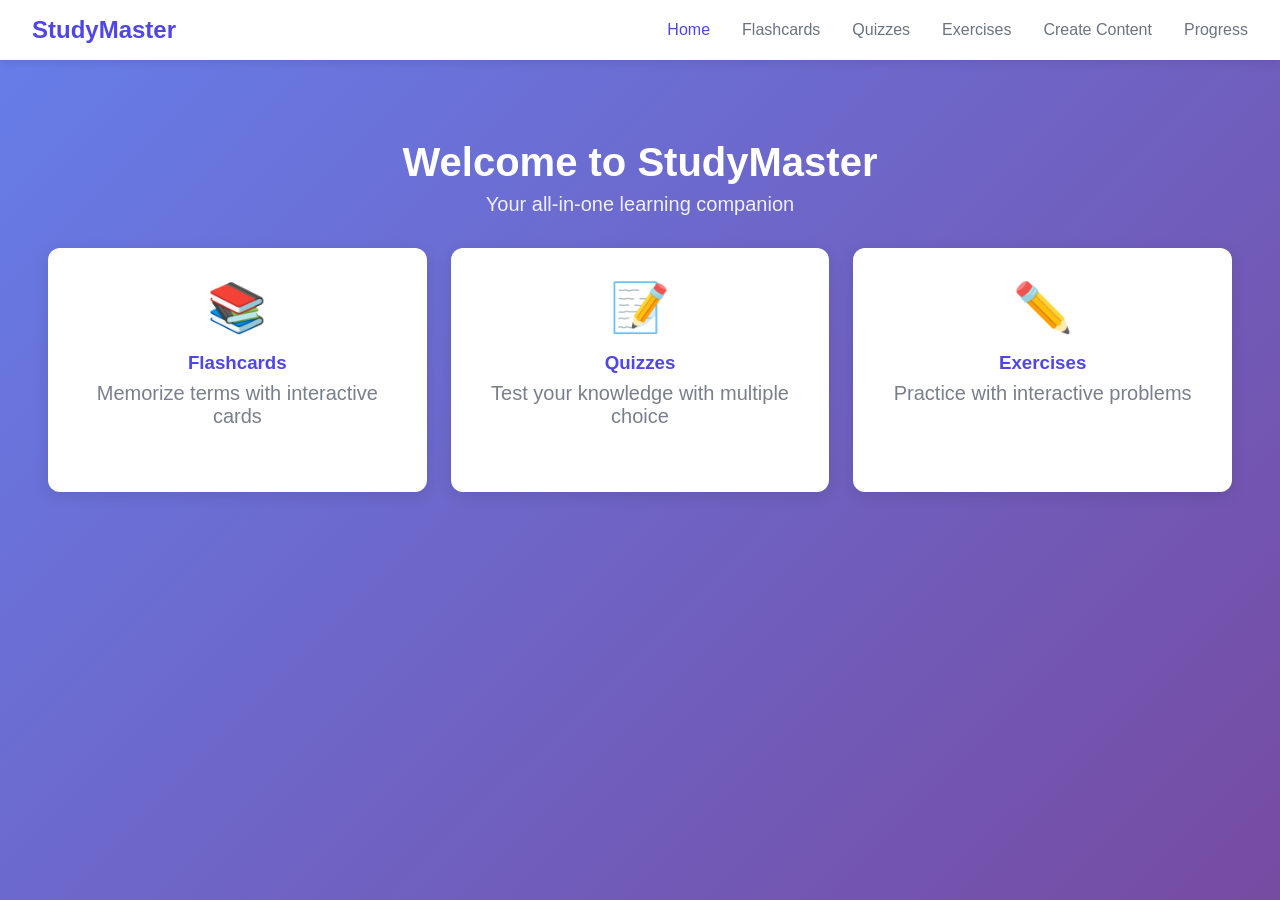
<file: index.html>
<!DOCTYPE html>
<html lang="en">
<head>
    <meta charset="UTF-8">
    <meta name="viewport" content="width=device-width, initial-scale=1.0">
    <title>StudyMaster - Learn & Practice</title>
    <meta name="description" content="A comprehensive learning app with flashcards, quizzes, and exercises">
    <meta name="theme-color" content="#4f46e5">
    <link rel="manifest" href="manifest.json">
    <link rel="icon" type="image/png" href="icon-192.png">
    <link rel="stylesheet" href="styles.css">
</head>
<body>
    <div id="app">
        <!-- Navigation -->
        <nav class="navbar">
            <div class="nav-brand">StudyMaster</div>
            <button class="nav-toggle" id="navToggle">☰</button>
            <ul class="nav-menu" id="navMenu">
                <li><a href="#" data-section="home" class="active">Home</a></li>
                <li><a href="#" data-section="flashcards">Flashcards</a></li>
                <li><a href="#" data-section="quizzes">Quizzes</a></li>
                <li><a href="#" data-section="exercises">Exercises</a></li>
                <li><a href="#" data-section="create">Create Content</a></li>
                <li><a href="#" data-section="progress">Progress</a></li>
            </ul>
        </nav>

        <!-- Home Section -->
        <section id="home" class="section active">
            <div class="hero">
                <h1>Welcome to StudyMaster</h1>
                <p>Your all-in-one learning companion</p>
                <div class="feature-cards">
                    <div class="feature-card" onclick="navigateTo('flashcards')">
                        <div class="feature-icon">📚</div>
                        <h3>Flashcards</h3>
                        <p>Memorize terms with interactive cards</p>
                    </div>
                    <div class="feature-card" onclick="navigateTo('quizzes')">
                        <div class="feature-icon">📝</div>
                        <h3>Quizzes</h3>
                        <p>Test your knowledge with multiple choice</p>
                    </div>
                    <div class="feature-card" onclick="navigateTo('exercises')">
                        <div class="feature-icon">✏️</div>
                        <h3>Exercises</h3>
                        <p>Practice with interactive problems</p>
                    </div>
                </div>
            </div>
        </section>

        <!-- Flashcards Section -->
        <section id="flashcards" class="section">
            <div class="container">
                <h2>Flashcards</h2>
                <div class="flashcard-deck-selector">
                    <select id="flashcardDeckSelect">
                        <option value="">Select a deck...</option>
                    </select>
                </div>
                <div id="flashcardContainer" class="flashcard-container">
                    <div class="flashcard" id="flashcard">
                        <div class="flashcard-inner">
                            <div class="flashcard-front">
                                <div class="flashcard-content" id="flashcardFront">
                                    <p>Select a deck to start studying</p>
                                </div>
                                <p class="flashcard-hint">Tap to flip</p>
                            </div>
                            <div class="flashcard-back">
                                <div class="flashcard-content" id="flashcardBack"></div>
                                <p class="flashcard-hint">Tap to flip back</p>
                            </div>
                        </div>
                    </div>
                </div>
                <div class="flashcard-controls">
                    <button id="prevCard">Previous</button>
                    <span id="cardCounter">0 / 0</span>
                    <button id="nextCard">Next</button>
                </div>
                <div class="flashcard-mark">
                    <button id="markKnown">I Know This</button>
                    <button id="markUnknown">Need Practice</button>
                </div>
            </div>
        </section>

        <!-- Quizzes Section -->
        <section id="quizzes" class="section">
            <div class="container">
                <h2>Multiple Choice Quizzes</h2>
                <div class="quiz-selector">
                    <select id="quizSelect">
                        <option value="">Select a quiz...</option>
                    </select>
                </div>
                <div id="quizContainer" class="quiz-container">
                    <div class="quiz-question" id="quizQuestion"></div>
                    <div class="quiz-options" id="quizOptions"></div>
                    <div class="quiz-feedback" id="quizFeedback"></div>
                    <button id="nextQuestion" class="btn btn-primary" style="display: none;">Next Question</button>
                </div>
                <div class="quiz-progress">
                    <div class="progress-bar">
                        <div class="progress-fill" id="quizProgress"></div>
                    </div>
                    <p id="quizCounter">Question 0 of 0</p>
                </div>
            </div>
        </section>

        <!-- Exercises Section -->
        <section id="exercises" class="section">
            <div class="container">
                <h2>Practice Exercises</h2>
                <div class="exercise-selector">
                    <select id="exerciseSelect">
                        <option value="">Select an exercise...</option>
                    </select>
                </div>
                <div id="exerciseContainer" class="exercise-container">
                    <div class="exercise-question" id="exerciseQuestion"></div>
                    <div class="exercise-input">
                        <textarea id="exerciseAnswer" placeholder="Type your answer here..."></textarea>
                    </div>
                    <button id="submitExercise" class="btn btn-primary">Submit Answer</button>
                    <div class="exercise-feedback" id="exerciseFeedback"></div>
                    <div class="exercise-solution" id="exerciseSolution"></div>
                </div>
            </div>
        </section>

        <!-- Create Content Section -->
        <section id="create" class="section">
            <div class="container">
                <h2>Create Your Own Content</h2>
                <div class="create-tabs">
                    <button class="tab-btn active" data-tab="create-flashcard">Flashcard</button>
                    <button class="tab-btn" data-tab="create-quiz">Quiz Question</button>
                    <button class="tab-btn" data-tab="create-exercise">Exercise</button>
                </div>

                <!-- Create Flashcard -->
                <div id="create-flashcard" class="tab-content active">
                    <form id="flashcardForm">
                        <div class="form-group">
                            <label>Deck Name</label>
                            <input type="text" id="flashcardDeck" placeholder="e.g., Biology Chapter 1" required>
                        </div>
                        <div class="form-group">
                            <label>Front (Question/Term)</label>
                            <textarea id="flashcardFrontInput" placeholder="Enter the term or question" required></textarea>
                        </div>
                        <div class="form-group">
                            <label>Back (Answer/Definition)</label>
                            <textarea id="flashcardBackInput" placeholder="Enter the answer or definition" required></textarea>
                        </div>
                        <button type="submit" class="btn btn-primary">Add Flashcard</button>
                    </form>
                </div>

                <!-- Create Quiz -->
                <div id="create-quiz" class="tab-content">
                    <form id="quizForm">
                        <div class="form-group">
                            <label>Quiz Name</label>
                            <input type="text" id="quizName" placeholder="e.g., Math Quiz 1" required>
                        </div>
                        <div class="form-group">
                            <label>Question</label>
                            <textarea id="quizQuestionInput" placeholder="Enter your question" required></textarea>
                        </div>
                        <div class="form-group">
                            <label>Option A</label>
                            <input type="text" id="quizOptionA" placeholder="First option" required>
                        </div>
                        <div class="form-group">
                            <label>Option B</label>
                            <input type="text" id="quizOptionB" placeholder="Second option" required>
                        </div>
                        <div class="form-group">
                            <label>Option C</label>
                            <input type="text" id="quizOptionC" placeholder="Third option" required>
                        </div>
                        <div class="form-group">
                            <label>Option D</label>
                            <input type="text" id="quizOptionD" placeholder="Fourth option" required>
                        </div>
                        <div class="form-group">
                            <label>Correct Answer</label>
                            <select id="quizCorrectAnswer" required>
                                <option value="">Select correct option...</option>
                                <option value="A">A</option>
                                <option value="B">B</option>
                                <option value="C">C</option>
                                <option value="D">D</option>
                            </select>
                        </div>
                        <button type="submit" class="btn btn-primary">Add Quiz Question</button>
                    </form>
                </div>

                <!-- Create Exercise -->
                <div id="create-exercise" class="tab-content">
                    <form id="exerciseForm">
                        <div class="form-group">
                            <label>Exercise Set Name</label>
                            <input type="text" id="exerciseSetName" placeholder="e.g., Algebra Problems" required>
                        </div>
                        <div class="form-group">
                            <label>Problem/Question</label>
                            <textarea id="exerciseQuestionInput" placeholder="Enter the problem" required></textarea>
                        </div>
                        <div class="form-group">
                            <label>Solution/Answer</label>
                            <textarea id="exerciseSolutionInput" placeholder="Enter the solution or correct answer" required></textarea>
                        </div>
                        <div class="form-group">
                            <label>Explanation (Optional)</label>
                            <textarea id="exerciseExplanation" placeholder="Explain how to solve it"></textarea>
                        </div>
                        <button type="submit" class="btn btn-primary">Add Exercise</button>
                    </form>
                </div>
            </div>
        </section>

        <!-- Progress Section -->
        <section id="progress" class="section">
            <div class="container">
                <h2>Your Progress</h2>
                <div class="progress-stats">
                    <div class="stat-card">
                        <div class="stat-number" id="totalFlashcards">0</div>
                        <div class="stat-label">Flashcards Studied</div>
                    </div>
                    <div class="stat-card">
                        <div class="stat-number" id="totalQuizzes">0</div>
                        <div class="stat-label">Quizzes Completed</div>
                    </div>
                    <div class="stat-card">
                        <div class="stat-number" id="totalExercises">0</div>
                        <div class="stat-label">Exercises Done</div>
                    </div>
                    <div class="stat-card">
                        <div class="stat-number" id="accuracyRate">0%</div>
                        <div class="stat-label">Accuracy Rate</div>
                    </div>
                </div>
                <div class="recent-activity">
                    <h3>Recent Activity</h3>
                    <ul id="activityList"></ul>
                </div>
            </div>
        </section>
    </div>

    <script src="app.js"></script>
</body>
</html>
</file>
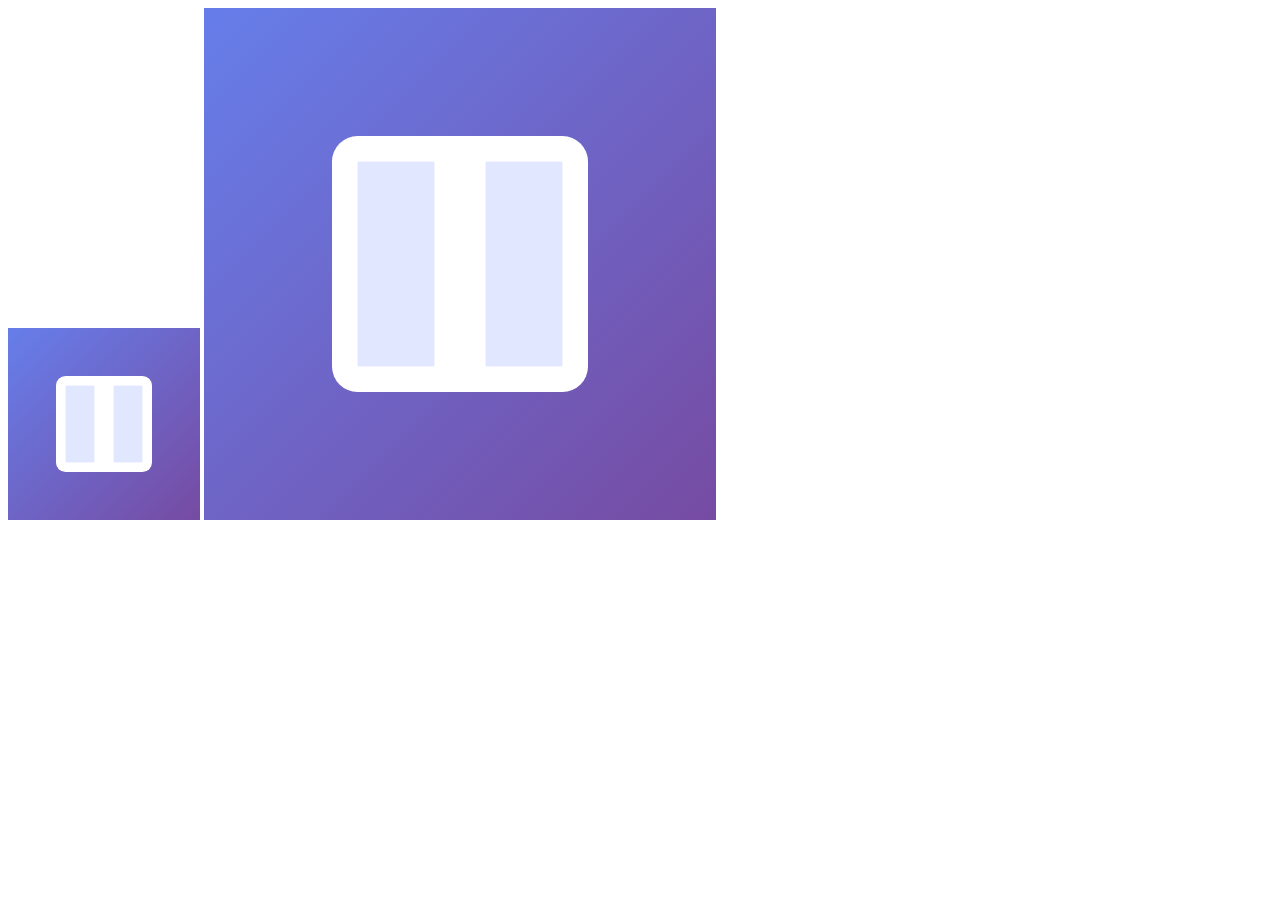
<file: create-icons.html>
<!DOCTYPE html>
<html>
<head>
    <title>Create Icons</title>
</head>
<body>
    <canvas id="canvas192" width="192" height="192"></canvas>
    <canvas id="canvas512" width="512" height="512"></canvas>
    <script>
        function createIcon(canvas, size) {
            const ctx = canvas.getContext('2d');
            
            // Background gradient
            const gradient = ctx.createLinearGradient(0, 0, size, size);
            gradient.addColorStop(0, '#667eea');
            gradient.addColorStop(1, '#764ba2');
            ctx.fillStyle = gradient;
            ctx.fillRect(0, 0, size, size);
            
            // Book icon
            ctx.fillStyle = '#ffffff';
            ctx.beginPath();
            ctx.roundRect(size * 0.25, size * 0.25, size * 0.5, size * 0.5, size * 0.05);
            ctx.fill();
            
            // Book pages
            ctx.fillStyle = '#e0e7ff';
            ctx.fillRect(size * 0.3, size * 0.3, size * 0.15, size * 0.4);
            ctx.fillRect(size * 0.55, size * 0.3, size * 0.15, size * 0.4);
            
            // Download
            const link = document.createElement('a');
            link.download = `icon-${size}.png`;
            link.href = canvas.toDataURL('image/png');
            link.click();
        }
        
        createIcon(document.getElementById('canvas192'), 192);
        createIcon(document.getElementById('canvas512'), 512);
    </script>
</body>
</html>
</file>
<file: styles.css>
* {
    margin: 0;
    padding: 0;
    box-sizing: border-box;
}

:root {
    --primary: #4f46e5;
    --primary-dark: #4338ca;
    --secondary: #10b981;
    --danger: #ef4444;
    --warning: #f59e0b;
    --dark: #1f2937;
    --light: #f3f4f6;
    --white: #ffffff;
    --gray: #6b7280;
}

body {
    font-family: -apple-system, BlinkMacSystemFont, 'Segoe UI', Roboto, Oxygen, Ubuntu, Cantarell, sans-serif;
    background: linear-gradient(135deg, #667eea 0%, #764ba2 100%);
    min-height: 100vh;
    color: var(--dark);
}

/* Navigation */
.navbar {
    background: var(--white);
    padding: 1rem 2rem;
    box-shadow: 0 2px 10px rgba(0,0,0,0.1);
    position: sticky;
    top: 0;
    z-index: 1000;
    display: flex;
    justify-content: space-between;
    align-items: center;
}

.nav-brand {
    font-size: 1.5rem;
    font-weight: bold;
    color: var(--primary);
}

.nav-toggle {
    display: none;
    background: none;
    border: none;
    font-size: 1.5rem;
    cursor: pointer;
}

.nav-menu {
    display: flex;
    list-style: none;
    gap: 2rem;
}

.nav-menu a {
    text-decoration: none;
    color: var(--gray);
    font-weight: 500;
    transition: color 0.3s;
}

.nav-menu a:hover,
.nav-menu a.active {
    color: var(--primary);
}

/* Sections */
.section {
    display: none;
    padding: 2rem;
    animation: fadeIn 0.3s ease-in;
}

.section.active {
    display: block;
}

@keyframes fadeIn {
    from { opacity: 0; transform: translateY(10px); }
    to { opacity: 1; transform: translateY(0); }
}

.container {
    max-width: 800px;
    margin: 0 auto;
    background: var(--white);
    border-radius: 12px;
    padding: 2rem;
    box-shadow: 0 4px 20px rgba(0,0,0,0.1);
}

h1, h2, h3 {
    color: var(--dark);
    margin-bottom: 1rem;
}

h1 {
    font-size: 2.5rem;
}

h2 {
    font-size: 2rem;
}

/* Hero Section */
.hero {
    text-align: center;
    padding: 3rem 1rem;
    color: var(--white);
}

.hero h1 {
    color: var(--white);
    margin-bottom: 0.5rem;
}

.hero p {
    font-size: 1.25rem;
    opacity: 0.9;
    margin-bottom: 2rem;
}

.feature-cards {
    display: grid;
    grid-template-columns: repeat(auto-fit, minmax(250px, 1fr));
    gap: 1.5rem;
    margin-top: 2rem;
}

.feature-card {
    background: var(--white);
    padding: 2rem;
    border-radius: 12px;
    cursor: pointer;
    transition: transform 0.3s, box-shadow 0.3s;
    box-shadow: 0 4px 15px rgba(0,0,0,0.1);
}

.feature-card:hover {
    transform: translateY(-5px);
    box-shadow: 0 8px 25px rgba(0,0,0,0.2);
}

.feature-icon {
    font-size: 3rem;
    margin-bottom: 1rem;
}

.feature-card h3 {
    color: var(--primary);
    margin-bottom: 0.5rem;
}

.feature-card p {
    color: var(--gray);
}

/* Flashcards */
.flashcard-deck-selector select,
.quiz-selector select,
.exercise-selector select {
    width: 100%;
    padding: 0.75rem;
    border: 2px solid var(--light);
    border-radius: 8px;
    font-size: 1rem;
    margin-bottom: 1.5rem;
    cursor: pointer;
}

.flashcard-container {
    perspective: 1000px;
    margin: 2rem 0;
}

.flashcard {
    width: 100%;
    height: 300px;
    position: relative;
    transform-style: preserve-3d;
    transition: transform 0.6s;
    cursor: pointer;
}

.flashcard.flipped {
    transform: rotateY(180deg);
}

.flashcard-inner {
    position: relative;
    width: 100%;
    height: 100%;
    transform-style: preserve-3d;
}

.flashcard-front,
.flashcard-back {
    position: absolute;
    width: 100%;
    height: 100%;
    backface-visibility: hidden;
    display: flex;
    flex-direction: column;
    justify-content: center;
    align-items: center;
    padding: 2rem;
    border-radius: 12px;
    box-shadow: 0 4px 15px rgba(0,0,0,0.1);
    background: linear-gradient(135deg, #667eea 0%, #764ba2 100%);
    color: var(--white);
}

.flashcard-back {
    transform: rotateY(180deg);
    background: linear-gradient(135deg, #f093fb 0%, #f5576c 100%);
}

.flashcard-content {
    font-size: 1.5rem;
    text-align: center;
    font-weight: 500;
}

.flashcard-hint {
    margin-top: 1rem;
    font-size: 0.875rem;
    opacity: 0.8;
}

.flashcard-controls {
    display: flex;
    justify-content: space-between;
    align-items: center;
    margin: 1.5rem 0;
}

.flashcard-mark {
    display: flex;
    gap: 1rem;
    justify-content: center;
}

.flashcard-mark button {
    flex: 1;
}

/* Quizzes */
.quiz-container {
    margin: 2rem 0;
}

.quiz-question {
    font-size: 1.25rem;
    font-weight: 500;
    margin-bottom: 1.5rem;
    padding: 1.5rem;
    background: var(--light);
    border-radius: 8px;
}

.quiz-options {
    display: flex;
    flex-direction: column;
    gap: 0.75rem;
}

.quiz-option {
    padding: 1rem 1.5rem;
    border: 2px solid var(--light);
    border-radius: 8px;
    cursor: pointer;
    transition: all 0.3s;
    font-size: 1rem;
    background: var(--white);
}

.quiz-option:hover {
    border-color: var(--primary);
    background: var(--light);
}

.quiz-option.selected {
    border-color: var(--primary);
    background: #e0e7ff;
}

.quiz-option.correct {
    border-color: var(--secondary);
    background: #d1fae5;
}

.quiz-option.incorrect {
    border-color: var(--danger);
    background: #fee2e2;
}

.quiz-feedback {
    margin: 1.5rem 0;
    padding: 1rem;
    border-radius: 8px;
    font-weight: 500;
    display: none;
}

.quiz-feedback.correct {
    background: #d1fae5;
    color: #065f46;
    display: block;
}

.quiz-feedback.incorrect {
    background: #fee2e2;
    color: #991b1b;
    display: block;
}

.quiz-progress {
    margin-top: 2rem;
}

.progress-bar {
    width: 100%;
    height: 8px;
    background: var(--light);
    border-radius: 4px;
    overflow: hidden;
    margin-bottom: 0.5rem;
}

.progress-fill {
    height: 100%;
    background: var(--primary);
    transition: width 0.3s;
}

/* Exercises */
.exercise-container {
    margin: 2rem 0;
}

.exercise-question {
    font-size: 1.25rem;
    font-weight: 500;
    margin-bottom: 1.5rem;
    padding: 1.5rem;
    background: var(--light);
    border-radius: 8px;
}

.exercise-input textarea {
    width: 100%;
    padding: 1rem;
    border: 2px solid var(--light);
    border-radius: 8px;
    font-size: 1rem;
    font-family: inherit;
    resize: vertical;
    min-height: 120px;
    margin-bottom: 1rem;
}

.exercise-feedback {
    margin: 1.5rem 0;
    padding: 1rem;
    border-radius: 8px;
    font-weight: 500;
    display: none;
}

.exercise-feedback.correct {
    background: #d1fae5;
    color: #065f46;
    display: block;
}

.exercise-feedback.incorrect {
    background: #fee2e2;
    color: #991b1b;
    display: block;
}

.exercise-solution {
    margin-top: 1rem;
    padding: 1rem;
    background: #fef3c7;
    border-radius: 8px;
    display: none;
}

/* Create Content */
.create-tabs {
    display: flex;
    gap: 0.5rem;
    margin-bottom: 2rem;
    border-bottom: 2px solid var(--light);
}

.tab-btn {
    padding: 0.75rem 1.5rem;
    background: none;
    border: none;
    cursor: pointer;
    font-size: 1rem;
    font-weight: 500;
    color: var(--gray);
    border-bottom: 2px solid transparent;
    margin-bottom: -2px;
}

.tab-btn.active {
    color: var(--primary);
    border-bottom-color: var(--primary);
}

.tab-content {
    display: none;
}

.tab-content.active {
    display: block;
}

.form-group {
    margin-bottom: 1.5rem;
}

.form-group label {
    display: block;
    margin-bottom: 0.5rem;
    font-weight: 500;
    color: var(--dark);
}

.form-group input,
.form-group textarea,
.form-group select {
    width: 100%;
    padding: 0.75rem;
    border: 2px solid var(--light);
    border-radius: 8px;
    font-size: 1rem;
    font-family: inherit;
}

.form-group textarea {
    resize: vertical;
    min-height: 100px;
}

/* Buttons */
.btn {
    padding: 0.75rem 1.5rem;
    border: none;
    border-radius: 8px;
    font-size: 1rem;
    font-weight: 500;
    cursor: pointer;
    transition: all 0.3s;
}

.btn-primary {
    background: var(--primary);
    color: var(--white);
}

.btn-primary:hover {
    background: var(--primary-dark);
}

.btn-secondary {
    background: var(--light);
    color: var(--dark);
}

.btn-secondary:hover {
    background: #e5e7eb;
}

/* Progress Stats */
.progress-stats {
    display: grid;
    grid-template-columns: repeat(auto-fit, minmax(150px, 1fr));
    gap: 1.5rem;
    margin-bottom: 2rem;
}

.stat-card {
    background: linear-gradient(135deg, #667eea 0%, #764ba2 100%);
    padding: 1.5rem;
    border-radius: 12px;
    text-align: center;
    color: var(--white);
}

.stat-number {
    font-size: 2.5rem;
    font-weight: bold;
    margin-bottom: 0.5rem;
}

.stat-label {
    font-size: 0.875rem;
    opacity: 0.9;
}

.recent-activity {
    background: var(--light);
    padding: 1.5rem;
    border-radius: 8px;
}

.recent-activity ul {
    list-style: none;
    margin-top: 1rem;
}

.recent-activity li {
    padding: 0.75rem 0;
    border-bottom: 1px solid #e5e7eb;
}

.recent-activity li:last-child {
    border-bottom: none;
}

/* Responsive */
@media (max-width: 768px) {
    .nav-toggle {
        display: block;
    }

    .nav-menu {
        display: none;
        position: absolute;
        top: 100%;
        left: 0;
        right: 0;
        background: var(--white);
        flex-direction: column;
        padding: 1rem;
        box-shadow: 0 4px 10px rgba(0,0,0,0.1);
    }

    .nav-menu.active {
        display: flex;
    }

    .hero h1 {
        font-size: 2rem;
    }

    .container {
        padding: 1rem;
    }

    .flashcard {
        height: 250px;
    }

    .flashcard-content {
        font-size: 1.25rem;
    }
}
</file>
